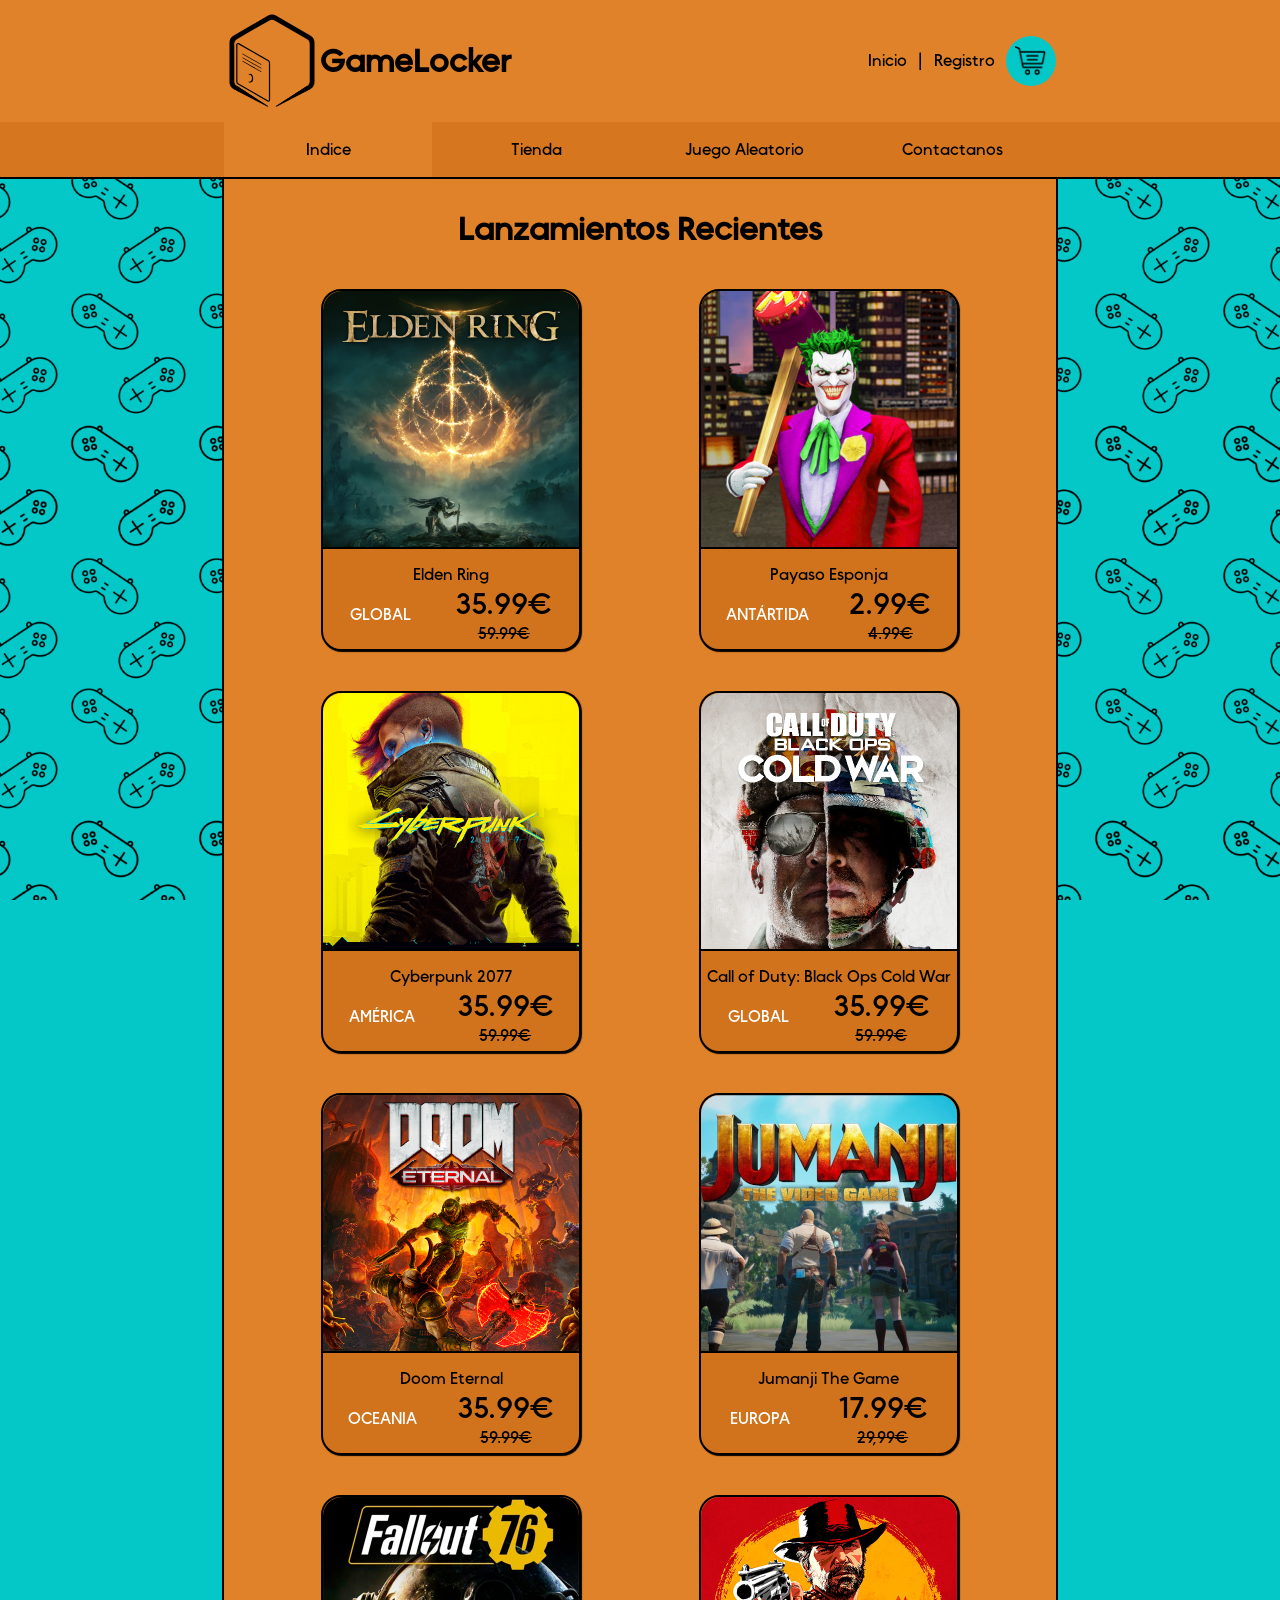
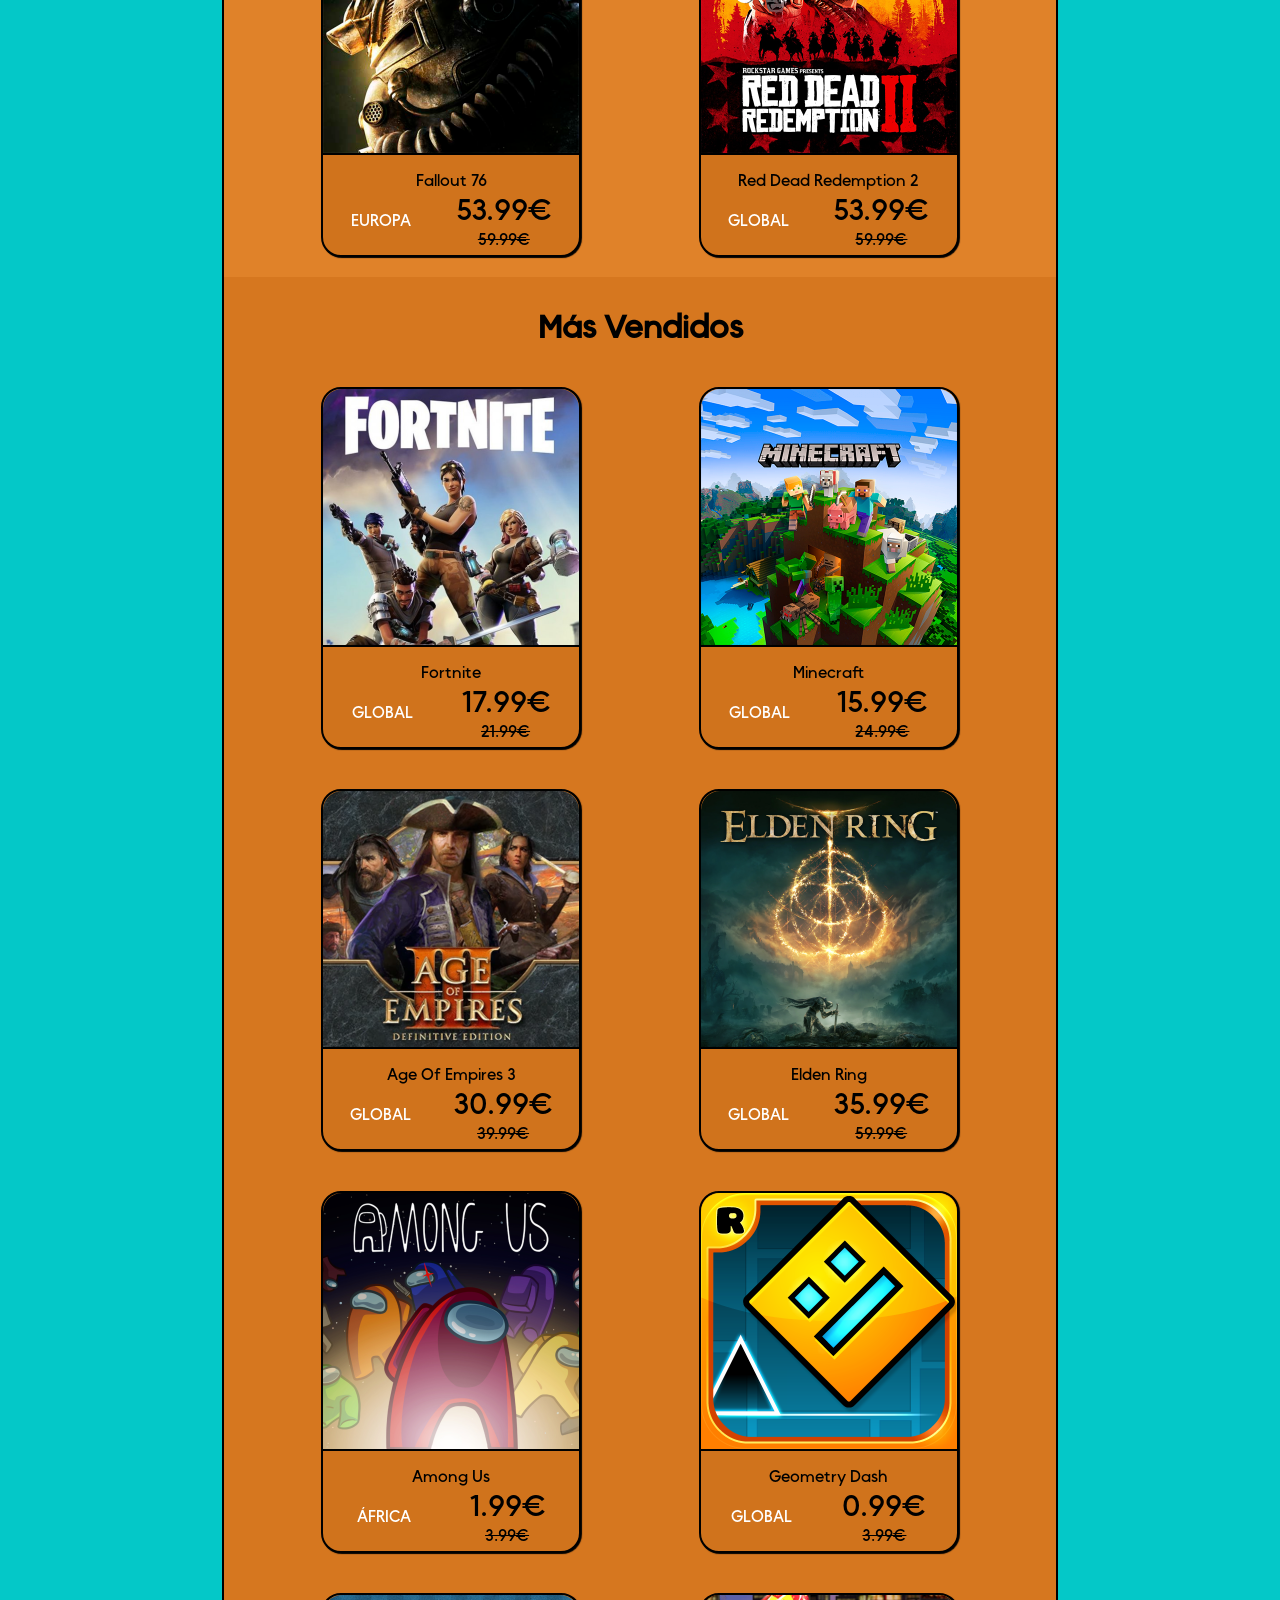
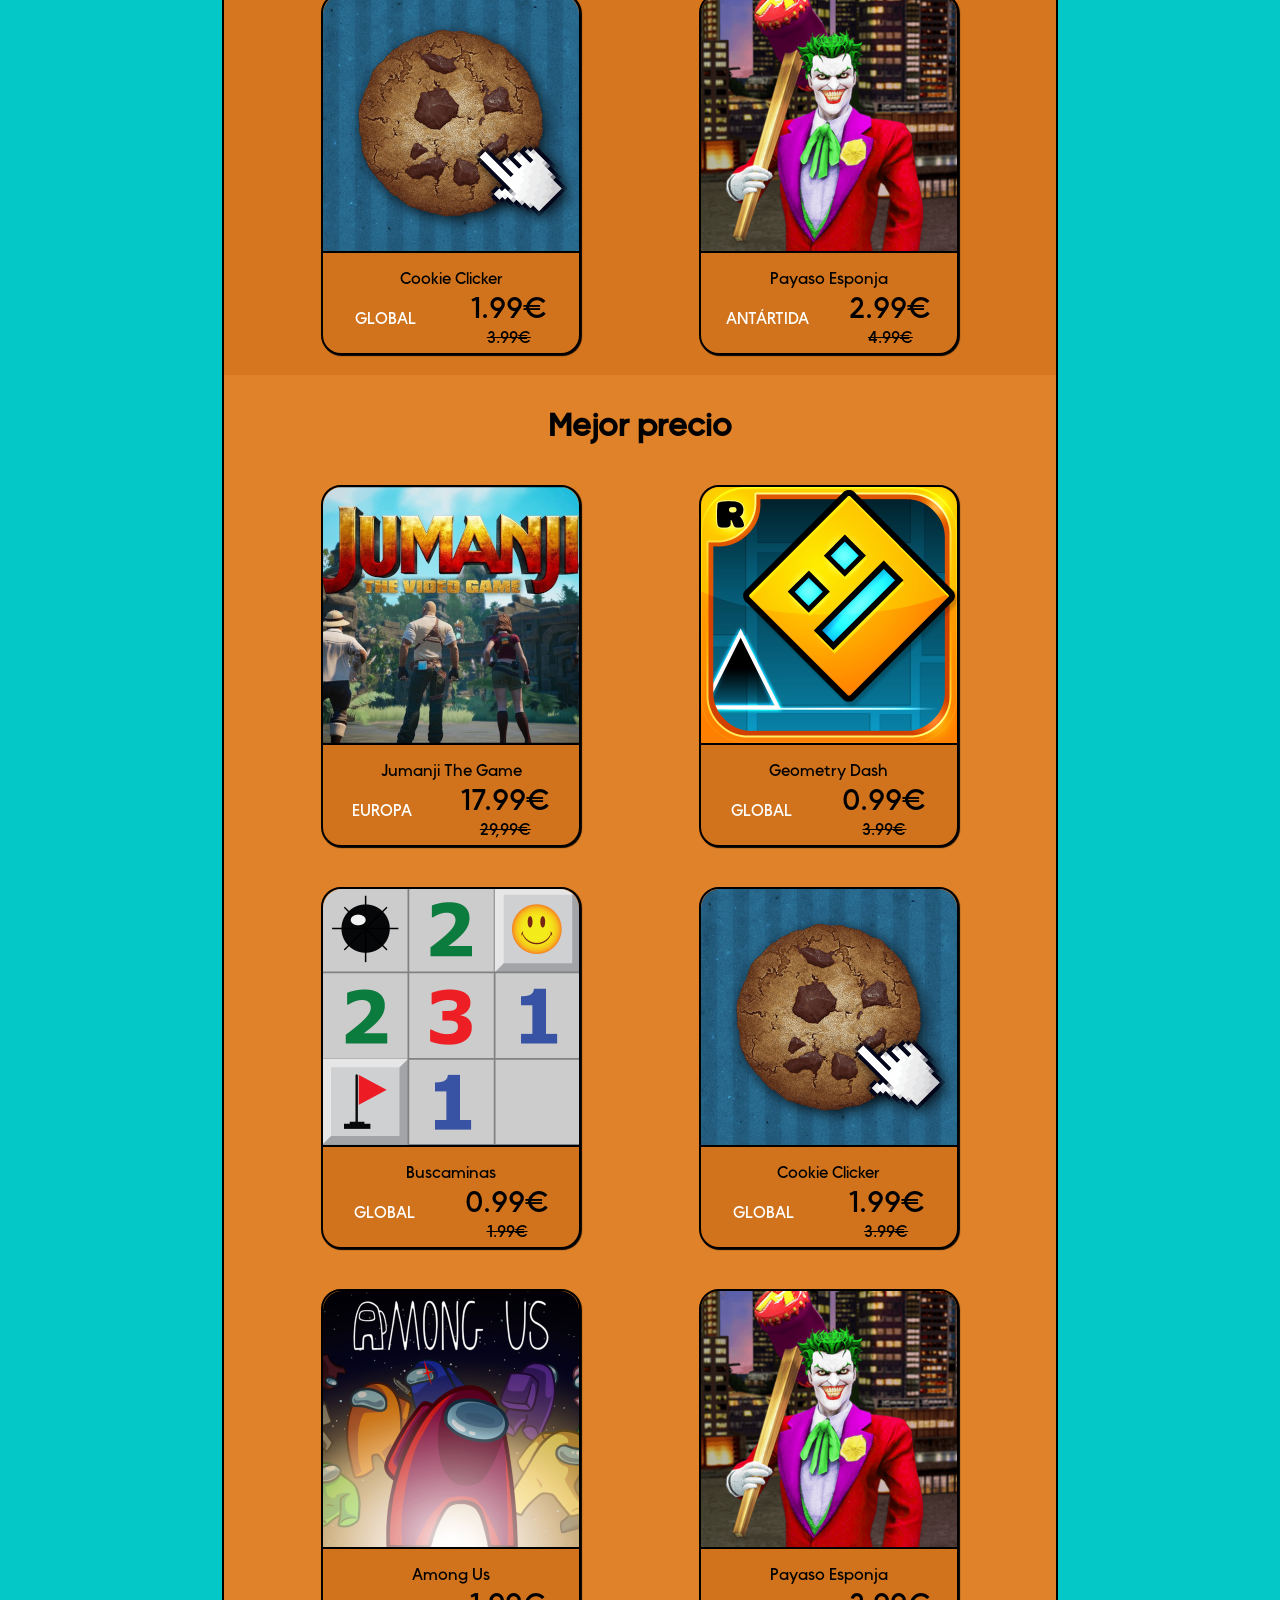
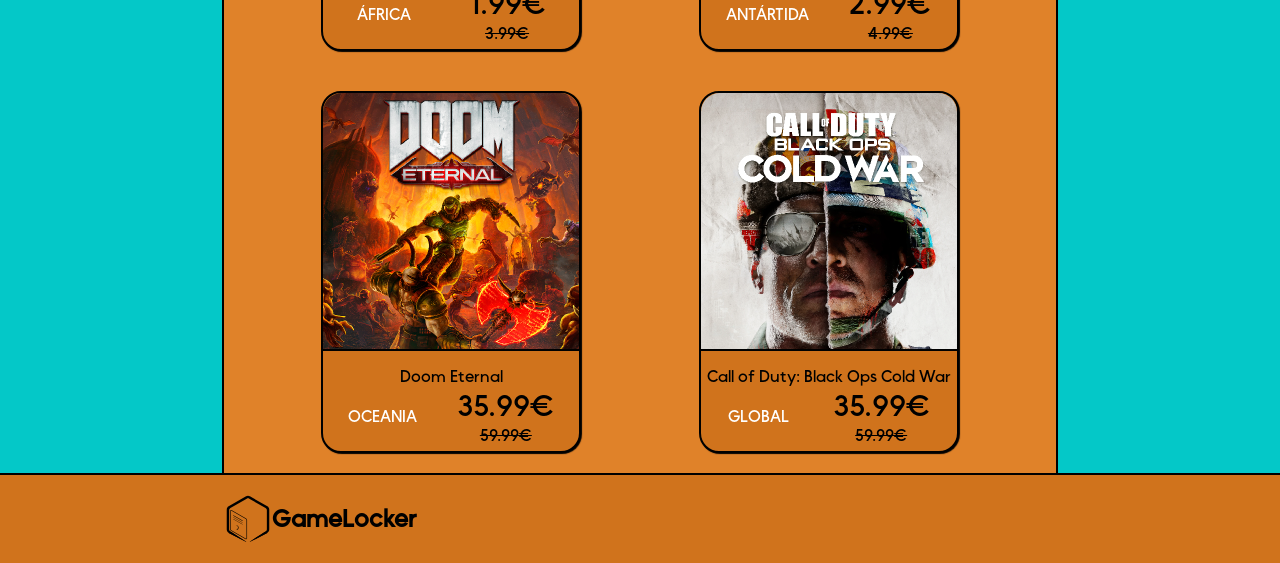
<file: index.html>
<!DOCTYPE html>
<html lang="en">

<head>
    <meta charset="UTF-8">
    <meta http-equiv="X-UA-Compatible" content="IE=edge">
    <meta name="viewport" content="width=device-width, initial-scale=1.0">
    <link rel="stylesheet" href="css/genStyles.css">
    <link rel="stylesheet" href="css/menuStyles.css">
    <link rel="stylesheet" href="css/itemStyles.css">
    <link rel="stylesheet" href="css/indexStyles.css">
    <title>GameLocker - Indice</title>
    <link rel="icon" type="image/x-icon" href="img/icon.svg">
</head>

<body>
    <header>
        <div class="menuHead">
            <a class="menuHeadLeft" href="index.html">
                <img src="img/icon.svg" style="width: 96px;">
                <h1>GameLocker</h1>
            </a>
            <div class="menuHeadRight">
                <div class="log">
                    <a href="login.html">Inicio</a>
                    <p> | </p>
                    <a href="register.html">Registro</a>
                </div>
                <div>
                    <a class="shoppingCart" href="#">
                        <img src="img/shoppingCart.png" class="shopIcon" alt="">
                    </a>
                </div>
            </div>
        </div>
        <div class="menu">
            <div class="menuCont">
                <a class="menuItem" id="currentMenu" href="index.html">
                    <p class="menuLink">Indice</p>
                </a>
                <a class="menuItem" href="store.html">
                    <p class="menuLink">Tienda</p>
                </a>
                <a class="menuItem" href="random.html">
                    <p class="menuLink">Juego Aleatorio</p>
                </a>
                <a class="menuItem" href="contact.html">
                    <p class="menuLink">Contactanos</p>
                </a>
                <a class="menuItem" id="arrowCont" href="">
                    <img src="img/menuArrow.png" class="menuArrow">
                </a>
            </div>
        </div>
    </header>
    <div class="main" id="main">
        <section>
            <h1 class="sectionHeader">Lanzamientos Recientes</h1>
            <div class="itemContainer" id="recent">

            </div>
        </section>
        <section>
            <h1 class="sectionHeader">Más Vendidos</h1>
            <div class="itemContainer" id="mostSold">
            </div>
        </section>
        <section>
            <h1 class="sectionHeader">Mejor precio</h1>
            <div class="itemContainer" id="bestPrice">
            </div>
        </section>
    </div>
    <footer>
        <div class="footerDiv">
            <a class="footerLogo" href="index.html">
                <img src="img/icon.svg" style="width: 48px;">
                <h2>GameLocker</h2>
            </a>
        </div>
    </footer>
    <script src="js/item.js"></script>
    <script src="js/populateIndex.js"></script>
    <script src="js/default.js"></script>
</body>

</html>
</file>
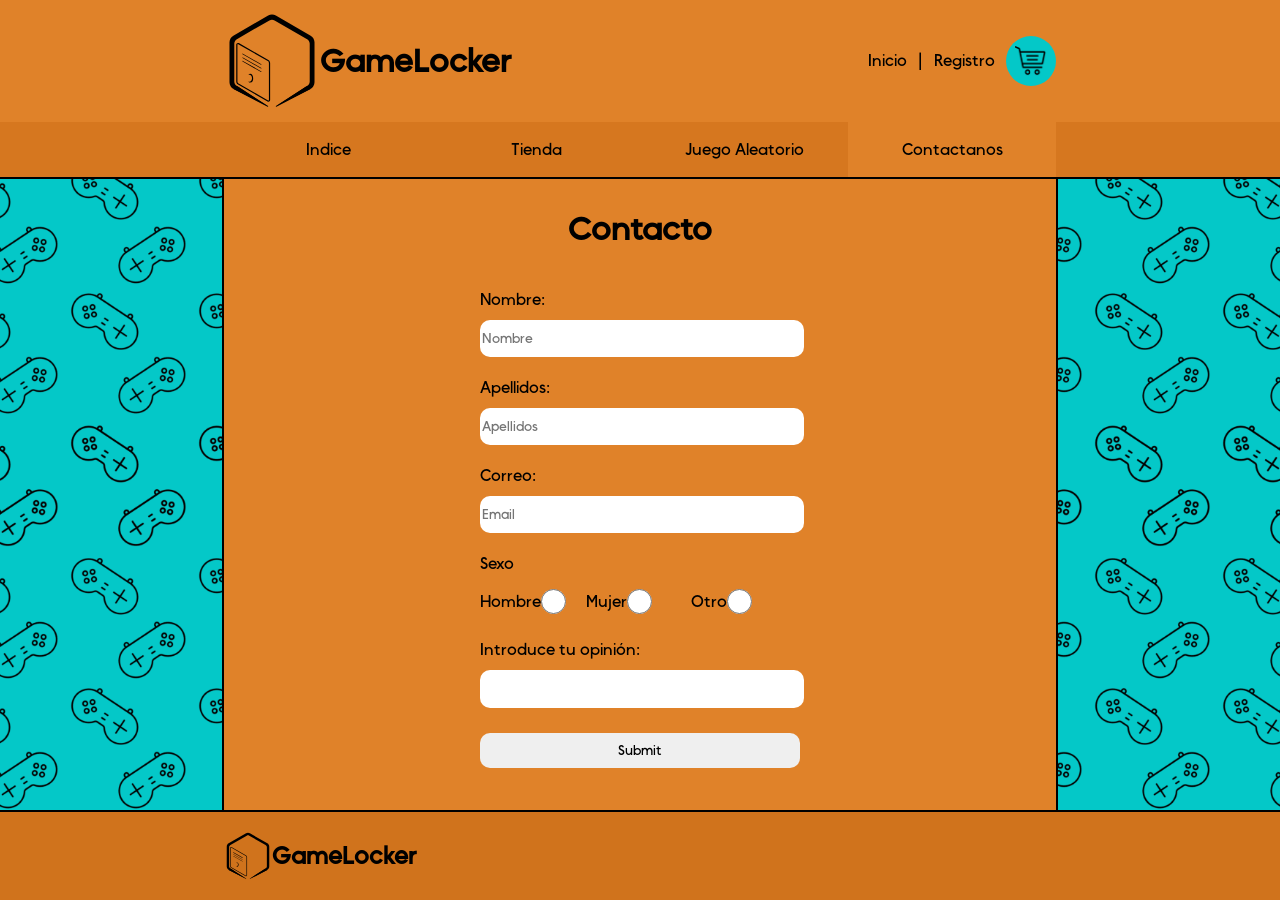
<file: contact.html>
<!DOCTYPE html>
<html lang="en">

<head>
    <meta charset="UTF-8">
    <meta http-equiv="X-UA-Compatible" content="IE=edge">
    <meta name="viewport" content="width=device-width, initial-scale=1.0">
    <link rel="stylesheet" href="css/genStyles.css">
    <link rel="stylesheet" href="css/formStyles.css">
    <link rel="stylesheet" href="css/menuStyles.css">
    <title>GameLocker - Contacto</title>
    <link rel="icon" type="image/x-icon" href="img/icon.svg">
</head>

<body>
    <header>
        <div class="menuHead">
            <a class="menuHeadLeft" href="index.html">
                <img src="img/icon.svg" style="width: 96px;">
                <h1>GameLocker</h1>
            </a>
            <div class="menuHeadRight">
                <div class="log">
                    <a href="login.html">Inicio</a>
                    <p> | </p>
                    <a href="register.html">Registro</a>
                </div>
                <div>
                    <a class="shoppingCart" href="#">
                        <img src="img/shoppingCart.png" class="shopIcon" alt="">
                    </a>
                </div>
            </div>
        </div>
        <div class="menu">
            <div class="menuCont">
                <a class="menuItem" href="index.html">
                    <p class="menuLink">Indice</p>
                </a>
                <a class="menuItem" href="store.html">
                    <p class="menuLink">Tienda</p>
                </a>
                <a class="menuItem" href="random.html">
                    <p class="menuLink">Juego Aleatorio</p>
                </a>
                <a class="menuItem" id="currentMenu" href="contact.html">
                    <p class="menuLink">Contactanos</p>
                </a>
                <a class="menuItem" id="arrowCont" href="">
                    <img src="img/menuArrow.png" class="menuArrow">
                </a>
            </div>
        </div>
    </header>
    <div class="main" id="main">
        <section>
            <div>
                <h1 class="sectionHeader">Contacto</h1>
            </div>
            <form method="">
                <fieldset>
                    <div class="formSec">
                        Nombre:
                        <div>
                            <label for="name">
                                <input type="text" placeholder="Nombre" id="name" required="">
                            </label>
                        </div>
                    </div>
                    <div class="formSec">
                        Apellidos:
                        <div>
                            <label for="surname">
                                <input type="text" placeholder="Apellidos" id="surname" required="">
                            </label>
                        </div>
                    </div>
                    <div class="formSec">
                        Correo:
                        <div>
                            <label for="mail">
                                <input type="email" placeholder="Email" id="mail" required="">
                            </label>
                        </div>
                    </div>

                    <div class="formSec">
                        Sexo
                        <div>
                            <label for="sex" class="radio">
                                <div class="radioForm">
                                    <div>Hombre</div>
                                    <input type="radio" name="sex" id="male">
                                </div>
                                <div class="radioForm">
                                    <div>Mujer</div>
                                    <input type="radio" name="sex" id="female">
                                </div>
                                <div class="radioForm">
                                    <div>Otro</div>
                                    <input type="radio" name="sex" id="other">
                                </div>

                            </label>
                        </div>
                    </div>
                    <div class="formSec">
                        Introduce tu opinión:
                        <div>
                            <label for="opn">
                                <textarea id="opn" required=""></textarea>
                            </label>
                        </div>
                    </div>
                </fieldset>
                <div class="formSec">
                    <input type="submit" class="sendButton" />
                </div>
            </form>
        </section>
    </div>
    <footer>
        <div class="footerDiv">
            <a class="footerLogo" href="index.html">
                <img src="img/icon.svg" style="width: 48px;">
                <h2>GameLocker</h2>
            </a>
        </div>
    </footer>
    <script src="js/default.js"></script>
</body>

</html>
</file>
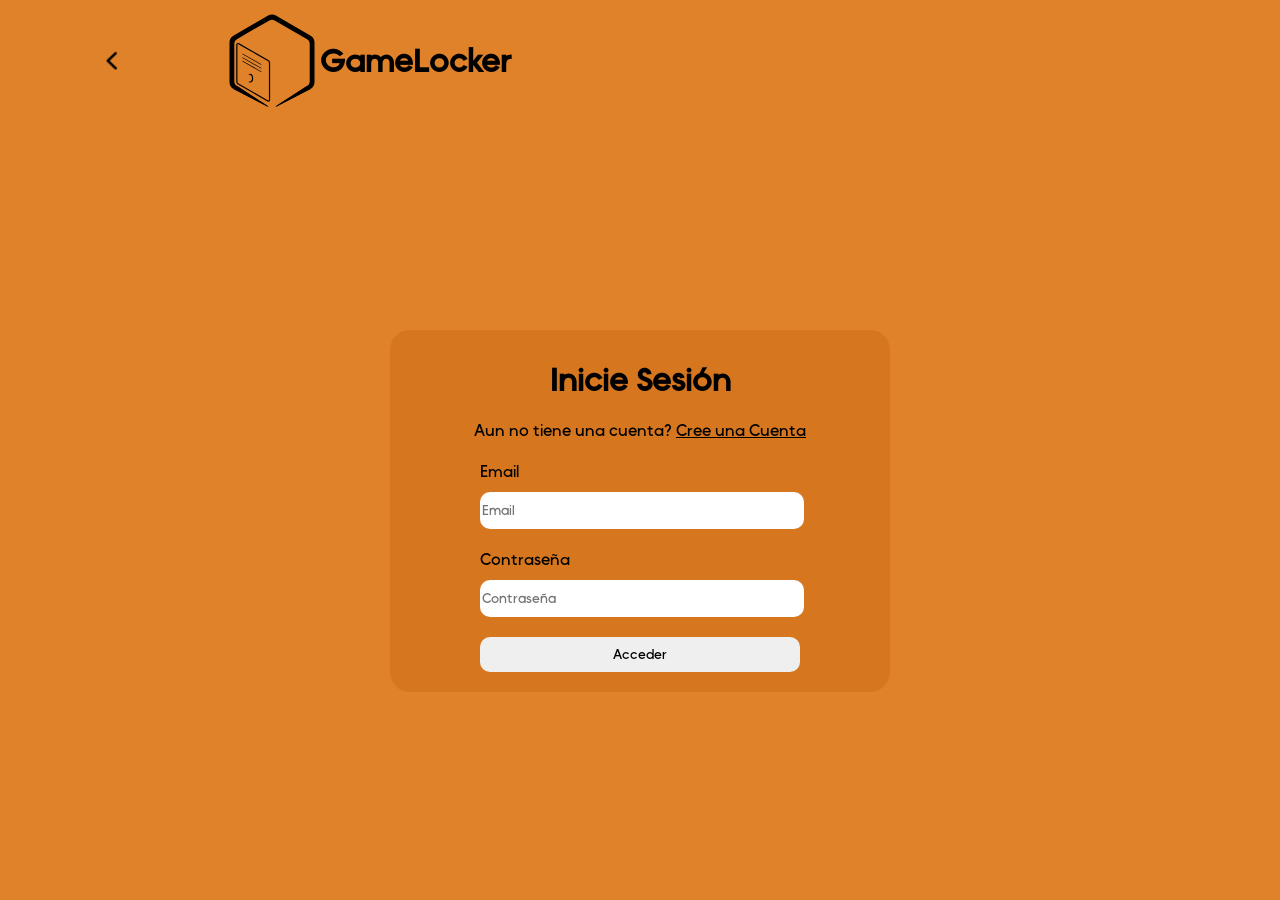
<file: login.html>
<!DOCTYPE html>
<html lang="en">

<head>
    <meta charset="UTF-8">
    <meta http-equiv="X-UA-Compatible" content="IE=edge">
    <meta name="viewport" content="width=device-width, initial-scale=1.0">
    <link rel="stylesheet" href="css/genStyles.css">
    <link rel="stylesheet" href="css/formStyles.css">
    <link rel="stylesheet" href="css/regLogStyles.css">
    <title>GameLocker - Login</title>
    <link rel="icon" type="image/x-icon" href="img/icon.svg">
</head>

<body>
    <header>
        <a href="index.html" class="arrowCont">
            <img src="img/menuArrow.png" class="menuArrow">
        </a>
        <div class="menuHead">
            <a class="menuHeadLeft" href="index.html">
                <img src="img/icon.svg" style="width: 96px;">
                <h1>GameLocker</h1>
            </a>
        </div>
    </header>
    <div class="main">
        <section>
            <h1 class="sectionHeader">Inicie Sesión</h1>
            <div>
                Aun no tiene una cuenta?
                <a href="register.html">Cree una Cuenta</a>
            </div>

            <form>
                <fieldset>
                    <div class="formSec">
                        Email
                        <div>
                            <label for="mail">
                                <input type="email" placeholder="Email" id="mail" required="">
                            </label>
                        </div>
                    </div>
                    <div class="formSec">
                        Contraseña
                        <div>
                            <label for="pass">
                                <input type="password" placeholder="Contraseña" id="password" required="">
                            </label>
                        </div>
                    </div>
                </fieldset>
                <div class="formSec">
                    <input type="submit" class="sendButton" value="Acceder" />
                </div>
            </form>
        </section>
    </div>
</body>

</html>
</file>
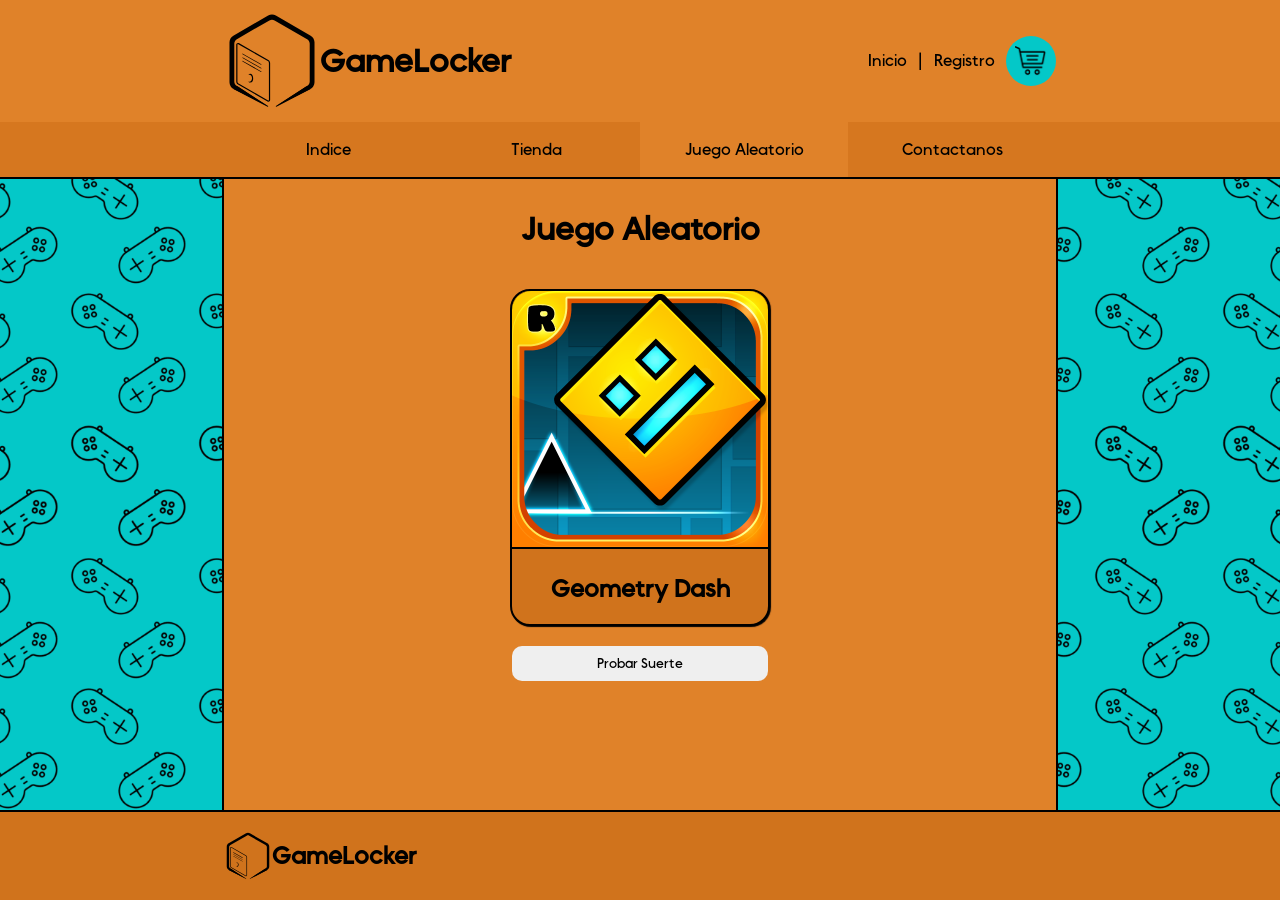
<file: random.html>
<!DOCTYPE html>
<html lang="en">

<head>
    <meta charset="UTF-8">
    <meta http-equiv="X-UA-Compatible" content="IE=edge">
    <meta name="viewport" content="width=device-width, initial-scale=1.0">
    <link rel="stylesheet" href="css/genStyles.css">
    <link rel="stylesheet" href="css/menuStyles.css">
    <link rel="stylesheet" href="css/itemStyles.css">
    <link rel="stylesheet" href="css/randomStyles.css">
    <link rel="stylesheet" href="css/formStyles.css">
    <title>GameLocker - Random</title>
    <link rel="icon" type="image/x-icon" href="img/icon.svg">
</head>

<body>
    <header>
        <div class="menuHead">
            <a class="menuHeadLeft" href="index.html">
                <img src="img/icon.svg" style="width: 96px;">
                <h1>GameLocker</h1>
            </a>
            <div class="menuHeadRight">
                <div class="log">
                    <a href="login.html">Inicio</a>
                    <p> | </p>
                    <a href="register.html">Registro</a>
                </div>
                <div>
                    <a class="shoppingCart" href="#">
                        <img src="img/shoppingCart.png" class="shopIcon" alt="">
                    </a>
                </div>
            </div>
        </div>
        <div class="menu">
            <div class="menuCont">
                <a class="menuItem" href="index.html">
                    <p class="menuLink">Indice</p>
                </a>
                <a class="menuItem" href="store.html">
                    <p class="menuLink">Tienda</p>
                </a>
                <a class="menuItem" id="currentMenu" href="random.html">
                    <p class="menuLink">Juego Aleatorio</p>
                </a>
                <a class="menuItem" href="contact.html">
                    <p class="menuLink">Contactanos</p>
                </a>
                <a class="menuItem" id="arrowCont" href="">
                    <img src="img/menuArrow.png" class="menuArrow">
                </a>
            </div>
        </div>
    </header>
    <div class="main" id="main">
        <section>
            <h1 class="sectionHeader">Juego Aleatorio</h1>
            <div id="randomCont" class="itemContainer">

            </div>
            <input type="button" class="sendButton" id="button" value="Probar Suerte">
        </section>
    </div>
    <footer>
        <div class="footerDiv">
            <a class="footerLogo" href="index.html">
                <img src="img/icon.svg" style="width: 48px;">
                <h2>GameLocker</h2>
            </a>
        </div>
    </footer>
    <div id="overlay"></div>
    <script src="js/item.js"></script>
    <script src="js/random.js"></script>
    <script src="js/default.js"></script>
</body>

</html>
</file>
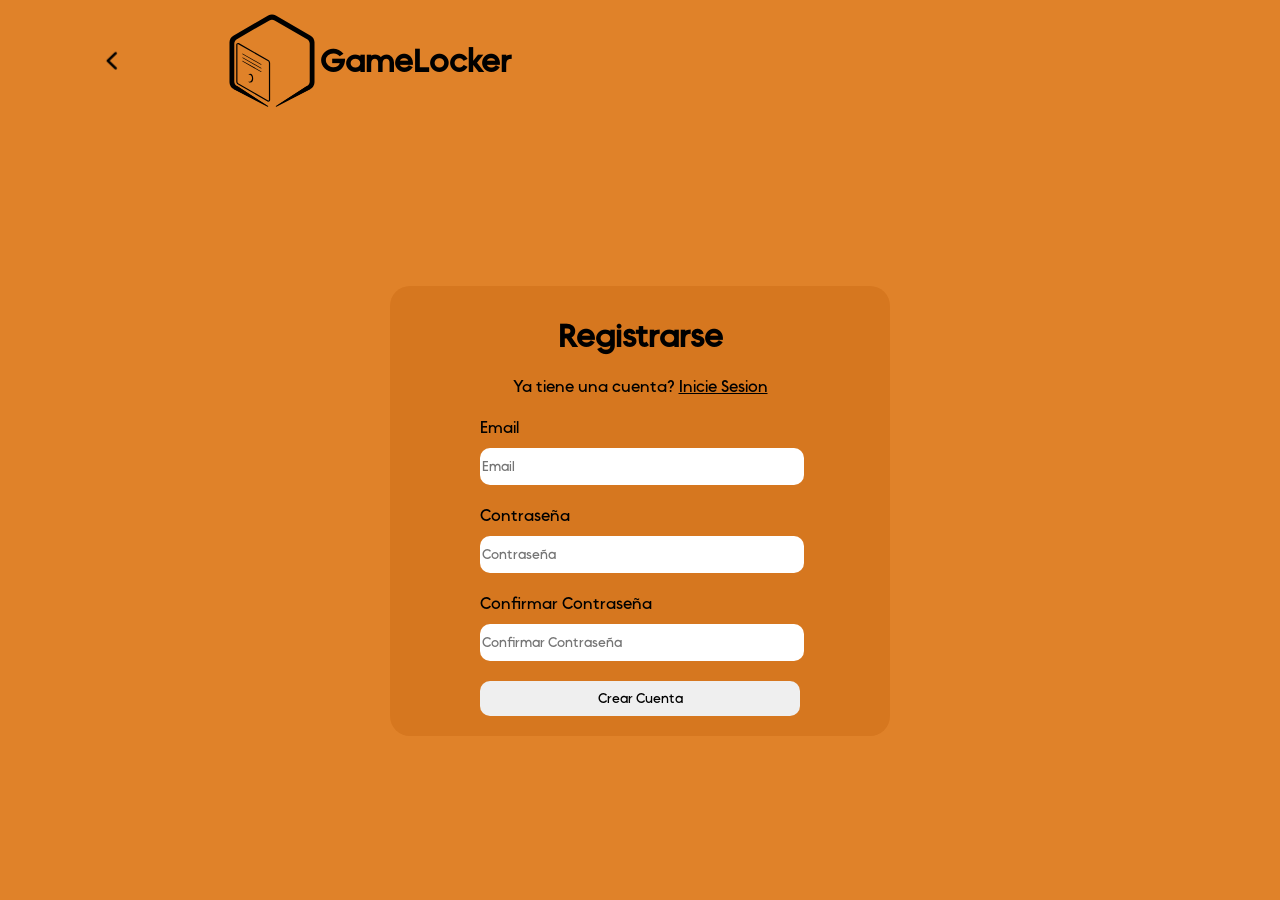
<file: register.html>
<!DOCTYPE html>
<html lang="en">

<head>
    <meta charset="UTF-8">
    <meta http-equiv="X-UA-Compatible" content="IE=edge">
    <meta name="viewport" content="width=device-width, initial-scale=1.0">
    <link rel="stylesheet" href="css/genStyles.css">
    <link rel="stylesheet" href="css/formStyles.css">
    <link rel="stylesheet" href="css/regLogStyles.css">
    <title>GameLocker - Login</title>
    <link rel="icon" type="image/x-icon" href="img/icon.svg">
</head>

<body>
    <header>
        <a href="index.html" class="arrowCont">
            <img src="img/menuArrow.png" class="menuArrow">
        </a>
        <div class="menuHead">
            <a class="menuHeadLeft" href="index.html">
                <img src="img/icon.svg" style="width: 96px;">
                <h1>GameLocker</h1>
            </a>
        </div>
    </header>
    <div class="main">
        <section>
            <h1 class="sectionHeader">Registrarse</h1>
            <div>
                Ya tiene una cuenta?
                <a href="login.html">Inicie Sesion</a>
            </div>
            <form>
                <fieldset>
                    <div class="formSec">
                        Email
                        <div>
                            <label for="mail">
                                <input type="email" placeholder="Email" id="mail" required="">
                            </label>
                        </div>
                    </div>
                    <div class="formSec">
                        Contraseña
                        <div>
                            <label for="pass">
                                <input type="password" placeholder="Contraseña" id="password" required="">
                            </label>
                        </div>
                    </div>
                    <div class="formSec">
                        Confirmar Contraseña
                        <div>
                            <label for="pass">
                                <input type="password" placeholder="Confirmar Contraseña" id="passwordCopy" required="">
                            </label>
                        </div>
                    </div>
                </fieldset>
                <div class="formSec">
                    <input type="submit" class="sendButton" value="Crear Cuenta" />
                </div>
            </form>
        </section>
    </div>
</body>

</html>
</file>
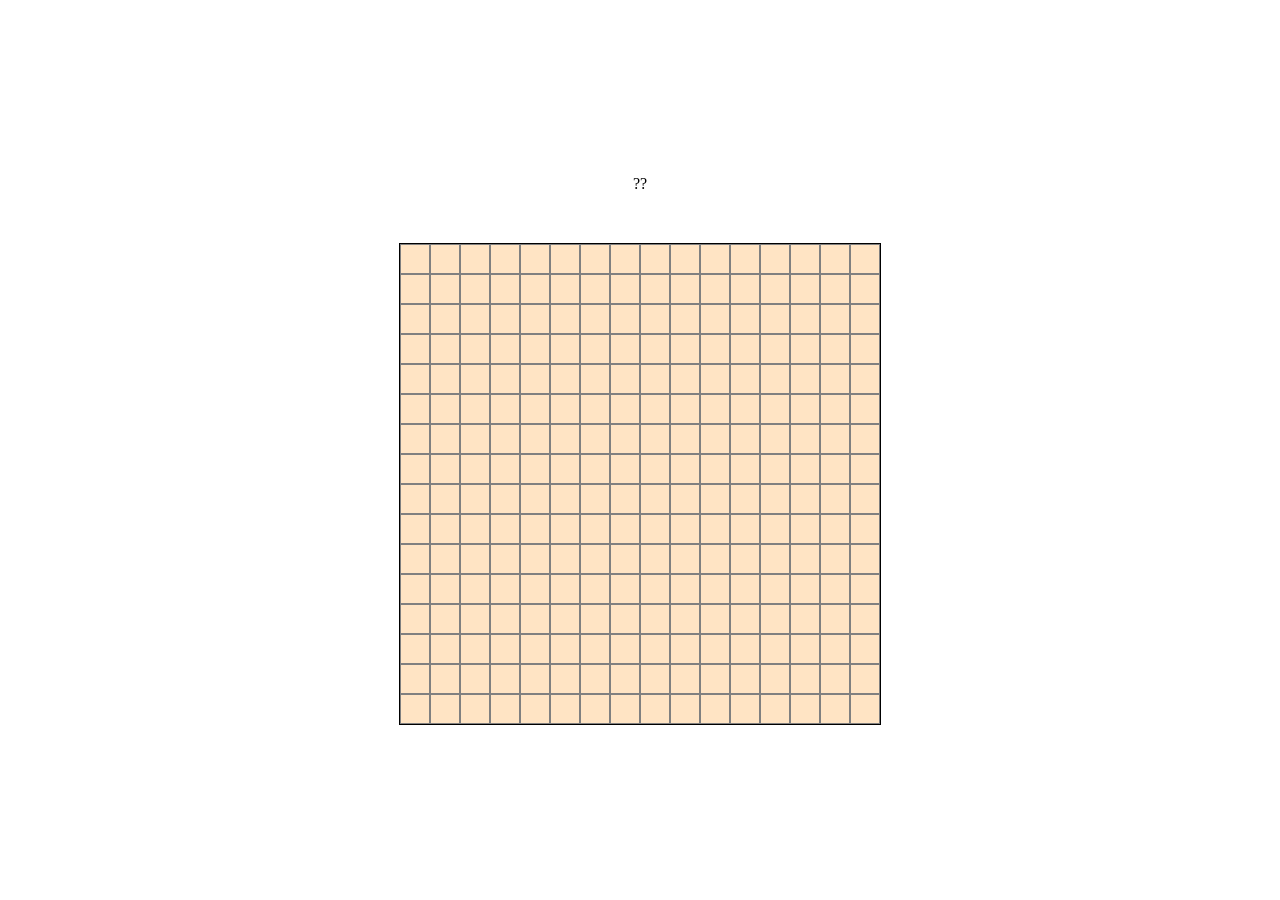
<file: secret.html>
<!DOCTYPE html>
<html lang="en">

<head>
    <meta charset="UTF-8">
    <meta http-equiv="X-UA-Compatible" content="IE=edge">
    <meta name="viewport" content="width=device-width, initial-scale=1.0">
    <title>Buscaminas</title>
    <style>
        .button {
            width: 30px;
            height: 30px;
            border-radius: 0;
            border: 0.1px solid gray;
            font-size: 1.2em;
            font-weight: bolder;
        }

        .button:hover {
            background-color: antiquewhite;
        }

        body {
            margin: 0;
            display: flex;
            flex-direction: column;
            align-items: center;
            justify-content: center;
            width: 100vw;
            height: 100vh;
        }

        #info {
            margin-bottom: 50px;
        }

        #mineField {
            border: 0.5px solid black;
            background-repeat: no-repeat;
            background-size: cover;
        }
    </style>
</head>

<body>
    <div id="info">test</div>
    <div id="mineField"></div>
    <script>
        window.addEventListener('contextmenu', (event) => {
            event.preventDefault()
        });
        window.addEventListener("auxclick", (event) => {
            event.preventDefault();
        });

        const mineField = document.getElementById("mineField");
        const info = document.getElementById("info");

        var first = 0;

        class V2 {
            x;
            y;
            constructor(x, y) {
                this.x = x;
                this.y = y;
            }
        }
        class Mine {
            test;
            x;
            y;
            value;
            item;
            isMine;
            isFlagged;

            constructor(x, y) {
                this.x = x;
                this.y = y;
                this.isMine = false;
                this.isFlagged = false;
                this.isHidden = true;
                this.value = 0;
                this.test = 0;
            }

            setButton() {
                this.item = "";
                this.item = document.createElement("button");
                this.item.classList.add("button");

                if (!this.isHidden) {
                    if (this.isMine) {
                        this.item.innerHTML = "*";
                        this.item.style.color = "red";

                    } else {
                        if (this.value > 0) {
                            this.item.innerHTML = this.value;
                        } else {
                            this.item.innerHTML = ".";
                            this.item.style.color = "rgba(1,1,1,0)";
                        }

                        switch (this.value) {
                            case 1:
                                this.item.style.color = "blue";
                                break;
                            case 2:
                                this.item.style.color = "green";
                                break;
                            case 3:
                                this.item.style.color = "red";
                                break;
                            case 4:
                                this.item.style.color = "purple";
                                break;
                            case 5:
                                this.item.style.color = "black";
                                break;
                            case 6:
                                this.item.style.color = "gray";
                                break;
                            case 7:
                                this.item.style.color = "maroon";
                                break;
                            case 8:
                                this.item.style.color = "turquoise";
                                break;
                        }

                        this.item.style.backgroundColor = "rgba(1,1,1,0)";
                        this.item.style.border = "1px solid rgba(1,1,1,0)";
                    }
                } else {
                    if (this.isFlagged) {
                        this.item.innerHTML = "P";
                    } else {
                        this.item.innerHTML = ".";
                        this.item.style.color = "bisque";
                        this.item.style.backgroundColor = "bisque";
                    }
                }

                this.item.id = this.x + "." + this.y;

                this.item = mineField.appendChild(this.item);
            }
        }

        var width = 16;
        var height = 16;
        var mineAmount = 40;

        var flagAmount = 0;

        var mines = [];

        init();
        info.innerHTML = "??";

        function init() {
            for (let y = 0; y < height; y++) {
                let arr = [];
                for (let x = 0; x < width; x++) {
                    arr[x] = new Mine(x, y);
                }
                mines[y] = arr;
                mineField.innerHTML += "<br>";
            }
            update();
        }

        function setMines(xI, yI) {

            if (mineAmount >= (width * height)) {
                mineAmount = (width * height) - getNeightbours(xI, yI).length - 1;
            }
            flagAmount = mineAmount;

            let amount = mineAmount;


            let freeSpaces = [];

            for (let y = 0; y < height; y++) {
                let arr = [];
                for (let x = 0; x < width; x++) {
                    freeSpaces.push(new V2(x, y));
                }
            }

            getNeightbours(xI, yI).forEach(element => {
                remove(freeSpaces, new V2(element.x, element.y));
            });

            remove(freeSpaces, new V2(xI, yI));

            while (amount > 0) {
                let r = Math.round(Math.random() * (freeSpaces.length - 1));

                let val = freeSpaces[r];

                let x = val.x;
                let y = val.y;

                let temp = mines[y][x];

                mines[y][x].test++;

                if (x != xI || y != yI) {
                    temp.isMine = true;
                    temp.value = -1;
                    amount--;
                    getNeightbours(x, y).forEach(item => {
                        if (!item.isMine) {
                            item.value++;
                        }
                    });
                    remove(freeSpaces, new V2(x, y));
                }
            }


        }

        function update() {
            mineField.innerHTML = "";
            for (let y = 0; y < height; y++) {
                for (let x = 0; x < width; x++) {
                    mines[y][x].setButton();
                }
                mineField.innerHTML += "<br>";
            }

            let temp = document.getElementsByTagName("button");

            for (let i = 0; i < temp.length; i++) {
                temp[i].addEventListener('mouseup', function (e) {
                    e.preventDefault();
                    let coords = temp[i].id.split(".");

                    let vect = new V2(parseInt(coords[0]), parseInt(coords[1]));

                    if (e && (e.which == 1)) {
                        openMine(vect.x, vect.y);
                    }
                    if (e && (e.which == 3)) {
                        flagMine(vect.x, vect.y);
                    }
                    if (e && (e.which == 2)) {
                        //discover(vect.x, vect.y);
                    }
                }, true);
            }
        }


        function getNeightbours(x, y) {
            let arr = [];

            for (let i = y - 1; i <= y + 1; i++) {
                for (let j = x - 1; j <= x + 1; j++) {
                    if (i >= 0 && i < mines.length && j >= 0 && j < mines[i].length && (j != x || i != y)) {
                        arr.push(mines[i][j]);
                    }
                }
            }
            return arr;
        }

        function openMine(x, y, skip) {

            if (first == 0) {
                first++;
                setMines(x, y);
            }

            if ((!mines[y][x].isHidden && skip) || mines[y][x].isFlagged) {
                return;
            }

            if (!mines[y][x].isHidden) {
                discover(x, y);
                return;
            }

            mines[y][x].isHidden = false;

            if (mines[y][x].isMine) {
                mineField.innerHTML = ""
                mineField.innerHTML = "<h1>CAGASTE</h1>"
                mineField.style.backgroundImage = "";
                mineField.style.fontSize = "10em";
                return;
            }

            if (mines[y][x].value == 0) {
                getNeightbours(x, y).forEach(element => {
                    openMine(element.x, element.y, true);
                });
            }

            leftMines();

            if (!skip) {
                update();
            }
        }

        function discover(x, y) {

            if (!mines[y][x].isHidden) {
                let flags = 0;
                getNeightbours(x, y).forEach(element => {
                    if (element.isFlagged) {
                        flags++;
                    }
                });

                if (flags >= mines[y][x].value) {
                    getNeightbours(x, y).forEach(element => {
                        openMine(element.x, element.y, true);
                    });
                }
                update();
            }
        }

        function remove(arr, val) {

            let index = -1;

            for (let i = 0; i < arr.length; i++) {
                if (arr[i].x == val.x && arr[i].y == val.y) {
                    index = i;
                }
            }

            if (index > -1) {
                arr.splice(index, 1);
            }
        }

        function checkWin() {
            if (flagAmount > 0) {
                return;
            }

            let win = true;

            for (let y = 0; y < height; y++) {
                for (let x = 0; x < width; x++) {
                    if (mines[y][x].isMine && !mines[y][x].isFlagged) {
                        win = false;
                    }
                }
            }

            if (win) {
                mineField.innerHTML = "<h1>BAMOS</h1>"
                mineField.style.backgroundImage = "";
                mineField.style.fontSize = "10em";
                return;
            }
        }

        function leftMines() {
            info.innerHTML = flagAmount;
        }

        function flagMine(x, y) {
            if (flagAmount > 0) {
                if (!mines[y][x].isHidden) {
                    return;
                }
                mines[y][x].isFlagged = !mines[y][x].isFlagged;
                update();

                if (mines[y][x].isFlagged) {
                    flagAmount--;
                } else {
                    flagAmount++;
                }
                leftMines();
                checkWin();
            }
        }
    </script>
</body>

</html>
</file>
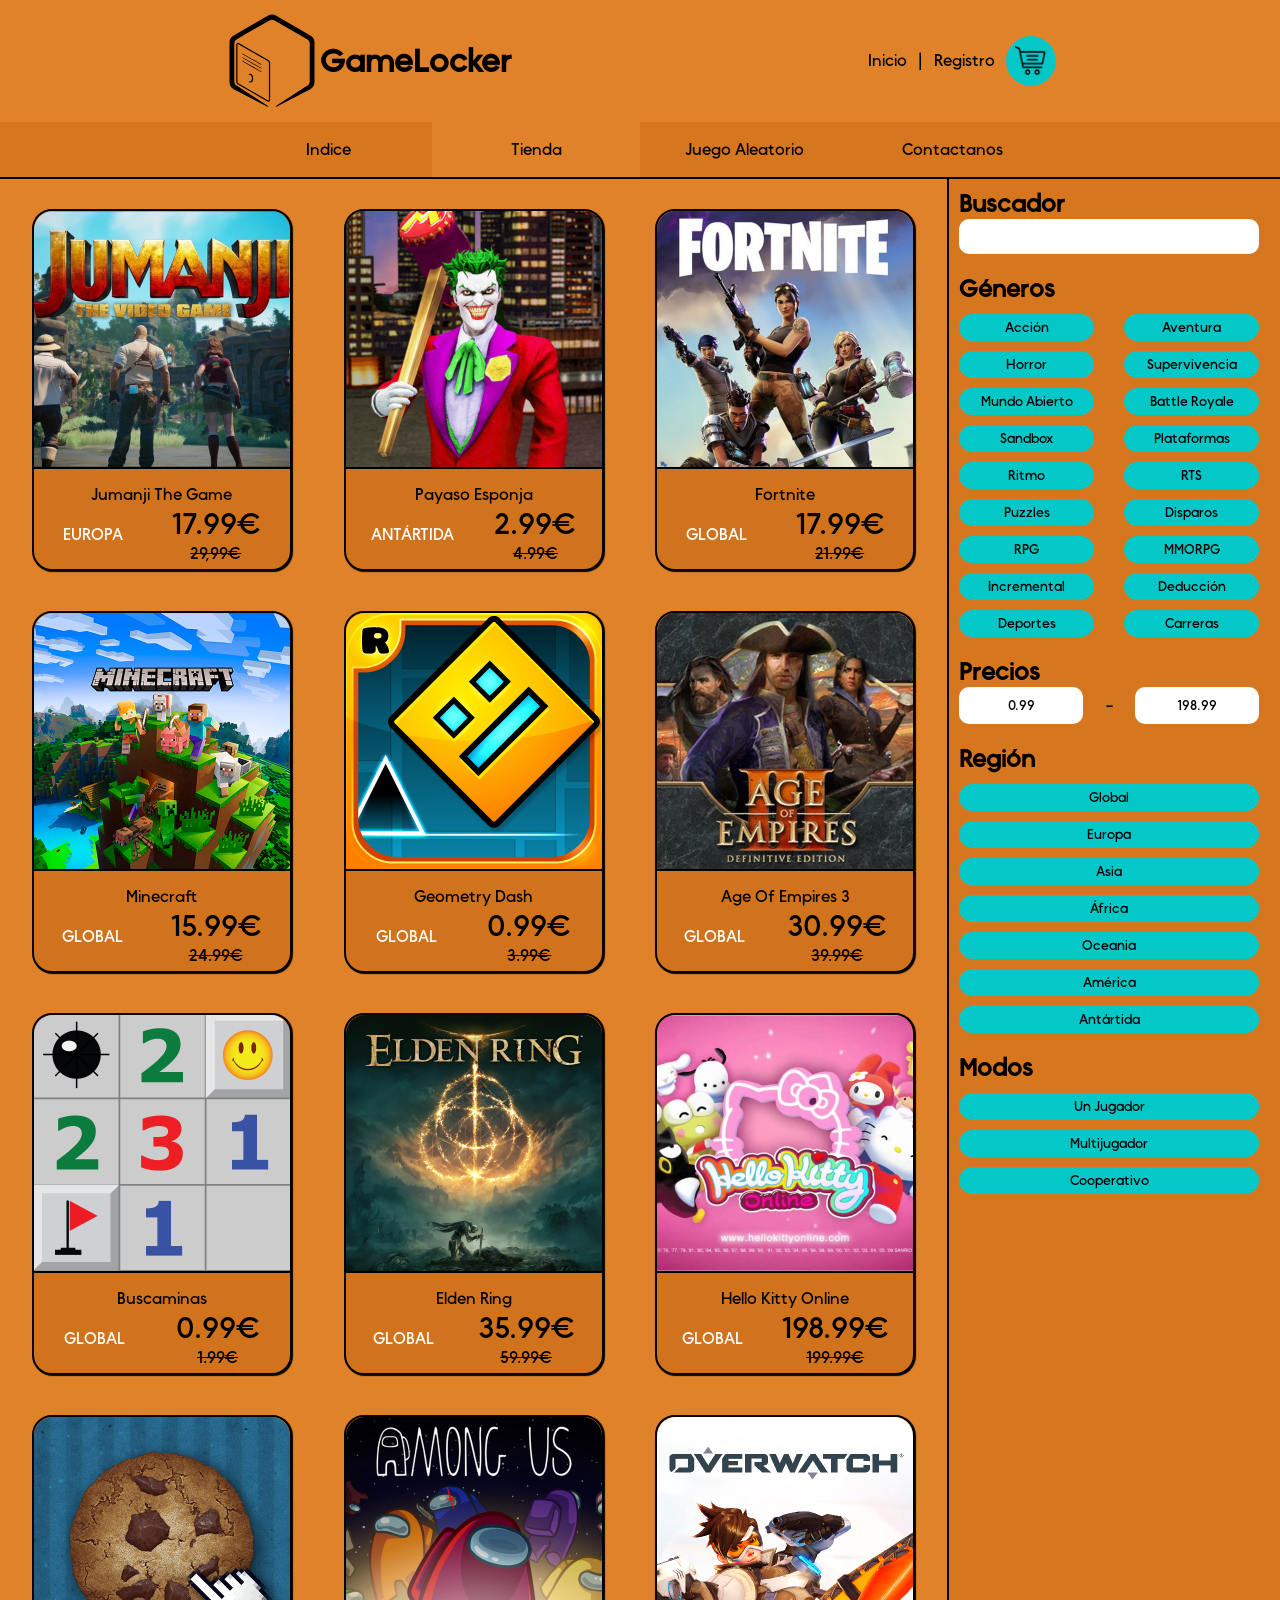
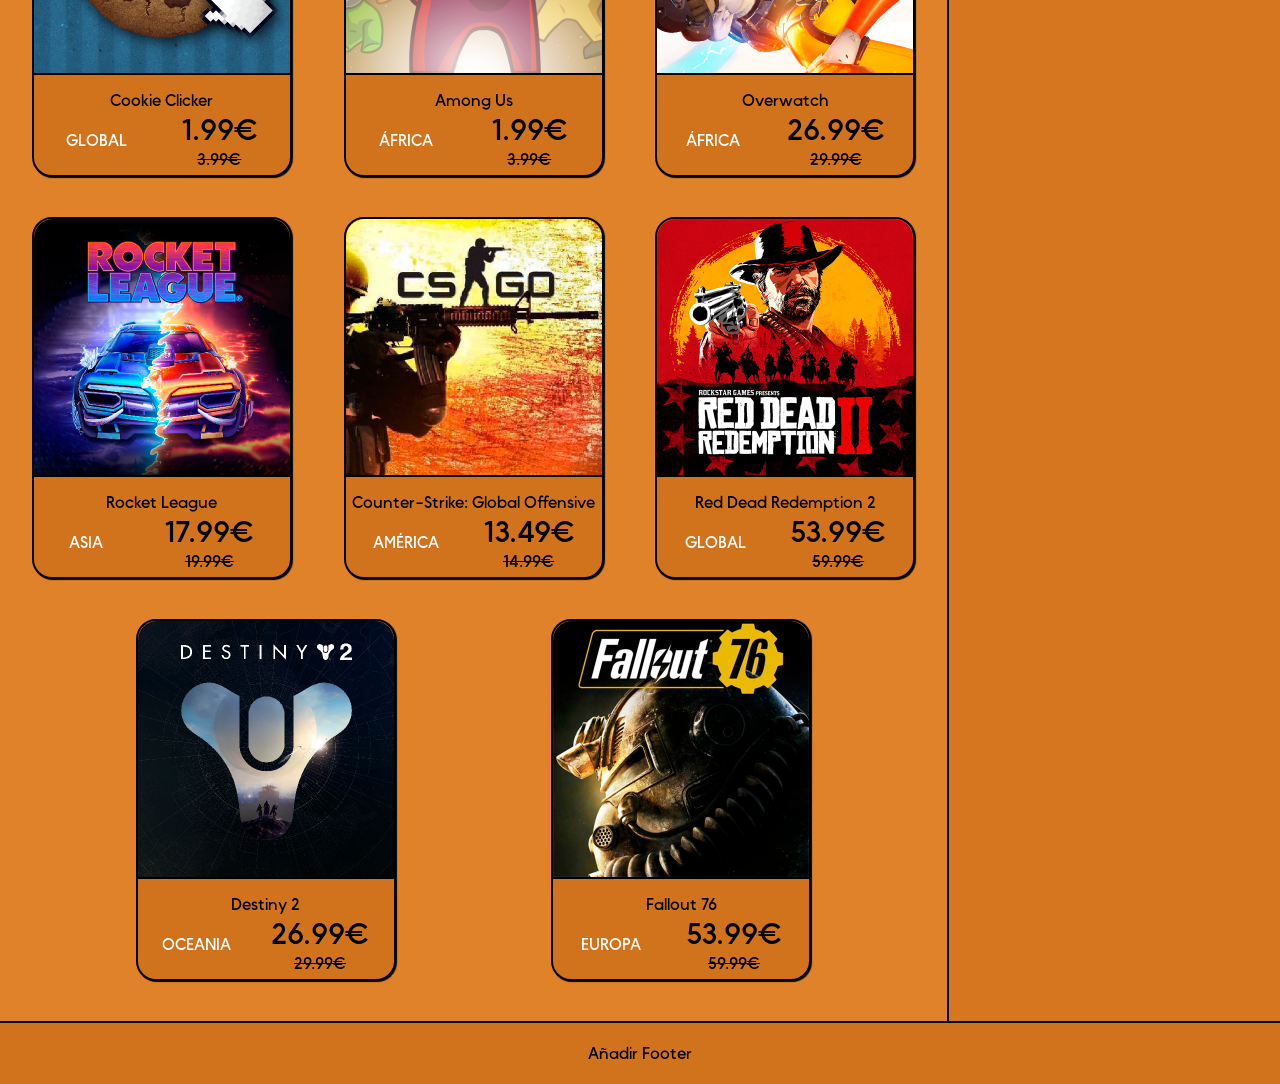
<file: store.html>
<!DOCTYPE html>
<html lang="en">

<head>
    <meta charset="UTF-8">
    <meta http-equiv="X-UA-Compatible" content="IE=edge">
    <meta name="viewport" content="width=device-width, initial-scale=1.0">
    <link rel="stylesheet" href="css/genStyles.css">
    <link rel="stylesheet" href="css/menuStyles.css">
    <link rel="stylesheet" href="css/itemStyles.css">
    <link rel="stylesheet" href="css/formStyles.css">
    <link rel="stylesheet" href="css/storeStyles.css">
    <title>GameLocker - Tienda</title>
    <link rel="icon" type="image/x-icon" href="img/icon.svg">
</head>

<body>
    <header>
        <div class="menuHead">
            <a class="menuHeadLeft" href="index.html">
                <img src="img/icon.svg" style="width: 96px;">
                <h1>GameLocker</h1>
            </a>
            <div class="menuHeadRight">
                <div class="log">
                    <a href="login.html">Inicio</a>
                    <p> | </p>
                    <a href="register.html">Registro</a>
                </div>
                <div>
                    <a class="shoppingCart" href="#">
                        <img src="img/shoppingCart.png" class="shopIcon" alt="">
                    </a>
                </div>
            </div>
        </div>
        <div class="menu">
            <div class="menuCont">
                <a class="menuItem" href="index.html">
                    <p class="menuLink">Indice</p>
                </a>
                <a class="menuItem" id="currentMenu" href="store.html">
                    <p class="menuLink">Tienda</p>
                </a>
                <a class="menuItem" href="random.html">
                    <p class="menuLink">Juego Aleatorio</p>
                </a>
                <a class="menuItem" href="contact.html">
                    <p class="menuLink">Contactanos</p>
                </a>
                <a class="menuItem" id="arrowCont" href="">
                    <img src="img/menuArrow.png" class="menuArrow">
                </a>
            </div>
        </div>
    </header>
    <div class="main">
        <section>
            <div class="itemContainer" id="storeContainer">

            </div>
        </section>
        <aside>
            <div class="asideItem">
                <h2>Buscador</h2>
                <input type="search" id="browser" onkeyup="reloadGames()">
            </div>
            <div class="asideItem">
                <h2>Géneros</h2>
                <div id="genres"></div>
            </div>
            <div class="asideItem" id="price">
                <h2>Precios</h2>
                <div style="display: flex; flex-wrap:wrap; justify-content: space-between; align-items: center;">
                    <input type="number" id="minPrice" min="0" onkeyup="reloadGames()">
                    <p>-</p>
                    <input type="number" id="maxPrice" min="0" onkeyup="reloadGames()">
                </div>
            </div>
            <div class="asideItem" id="region">
                <h2>Región</h2>
            </div>
            <div class="asideItem" id="modes">
                <h2>Modos</h2>
            </div>

        </aside>
    </div>
    <footer>Añadir Footer</footer>
    <script src="js/item.js"></script>
    <script src="js/populateStore.js"></script>
    <script src="js/default.js"></script>
</body>

</html>
</file>
<file: css/genStyles.css>
:root {
    --mainWidth: 65vw;
    --brightOrange: #E08229;
    --darkOrange: #D6771F;
    --darkerOrange: #D0731C;
    --lightAccentColor: #04B4B4;
    --accentColor: #04C8C8;
}

/*GENERAL*/
* {
    margin: 0px;
    font-family: Okine;
    transition: ease;
    transition-duration: 100ms;
}

body {
    display: grid;
    grid-template-rows: min-content auto min-content;
    height: 100vh;
}

a {
    text-decoration: none;
    color: black;
}

a:hover {
    text-decoration: none;
    color: rgb(43, 43, 43);
}

@font-face {
    font-family: Okine;
    src: url(../fonts/OkineSans.otf);
}

/*HEADER*/

header {
    display: flex;
    flex-direction: column;
    align-items: center;
    background-color: var(--brightOrange);
}


/*MENU HEAD*/

.menuHead {
    display: flex;
    flex-direction: row;
    justify-content: space-between;
    align-items: center;
    background-color: var(--brightOrange);
    padding-top: 1%;
    padding-bottom: 1%;
    width: var(--mainWidth);
}

.menuHeadLeft {
    display: flex;
    align-items: center;
    justify-content: space-between;
}

.menuHeadRight {
    display: flex;
    align-items: center;
    justify-content: space-between;
    width: 200px;
}

.log {
    display: flex;
    width: 100%;
    justify-content: space-evenly;
}

.log a:hover {
    transform: scale(1.1);
}

.shoppingCart {
    background-color: var(--accentColor);
    border: 0px;
    cursor: pointer;
    color: #ffffff;
    font-size: 15px;
    font-weight: bold;
    text-decoration: none;
    border-radius: 50%;
    width: 50px;
    height: 50px;
    display: flex;
    justify-content: center;
    align-items: center;
}

.shoppingCart:hover {
    background-color: var(--lightAccentColor);
    transform: scale(1.1);
    transition: ease;
    transition-duration: 200ms;
}

.shopIcon {
    width: var(--mainWidth);
    background-color: transparent;
    width: 65%;
}

/*MAIN*/

.main {
    display: flex;
    flex-direction: column;
    align-items: center;
    background-image: url(../img/bg.png);
    background-size: 10%;
    background-position: center 0px;
    background-attachment: fixed;
    background-color: var(--accentColor);

    transition: linear;
    transition-duration: 3600000ms;
}

/*SECTIONMAIN*/

section {
    padding-top: 10px;
    width: var(--mainWidth);
    min-width: 260px;
    border-left: 2px solid black;
    border-right: 2px solid black;
    background-color: var(--brightOrange);
}

.sectionHeader {
    padding: 20px;
    font-size: 2rem;
    text-align: center;
}



/*FOOTER*/

footer {
    background-color: var(--darkerOrange);
    display: flex;
    justify-content: center;
    padding: 20px;
    border-top: 2px solid black;
}

.footerDiv {
    width: var(--mainWidth);
}

.footerLogo {
    display: flex;
    align-items: center;
}
</file>
<file: css/menuStyles.css>
/*MENU*/

.menu {
    background-color: var(--darkOrange);
    align-items: center;
    border-bottom: 2px solid black;
    width: 100%;
    display: flex;
    justify-content: center;
}

.menuCont {
    display: flex;
    flex-direction: row;
    justify-content: center;
    width: var(--mainWidth);
}

.menuItem {
    width: 25%;
    text-align: center;
    min-height: 55px;
    display: flex;
    align-items: center;
    justify-content: center;
    min-width: 100px;
}

.menuItem:hover {
    background-color: var(--brightOrange);
}

.menuItem:hover p {
    transform: scale(1.1);
}

#currentMenu {
    background-color: var(--brightOrange);
}

.menuLink {
    width: 100%;
    display: block;
    padding-top: 4%;
    padding-bottom: 4%;
}

.menuArrow {
    width: 20px;
    display: none;
}

#arrowCont {
    display: none;
}

/*Media*/

@media (max-width: 780px) {

    .menuHead {
        flex-direction: column;
    }

    .menuCont {
        flex-direction: column;
        width: 100%;
    }

    .menu:hover .menuItem {
        display: flex;
    }

    .menu:hover #arrowCont {
        display: none;
    }

    .menu:focus-within .menuItem {
        display: flex;
    }

    .menu:focus-within #arrowCont {
        display: none;
    }

    .menuItem {
        display: none;
        width: 100%;
    }

    #currentMenu {
        display: flex;
    }

    #arrowCont {
        display: flex;
    }

    .menuArrow {
        width: 30px;
        display: block;
    }
}
</file>
<file: css/itemStyles.css>
/*ITEM*/

.itemContainer {
    display: flex;
    justify-content: space-evenly;
    flex-wrap: wrap;
}

.defaultItem {
    background-color: var(--darkerOrange);
    margin: 20px;
    border-radius: 20px;
    max-width: 256px;
    cursor: pointer;
    border: 2px black solid;
    box-shadow: 1px 1px 1px black;
    transition-duration: 250ms;
}

.defaultItem:hover {
    background-color: var(--accentColor);
    box-shadow: 5px 5px 1px black;
    transform: scale(1.03);
}

.defaultItem:hover .itemImage {
    filter: brightness(85%);
}

.itemImage {
    border-radius: 19px;
    border-bottom-left-radius: 0%;
    border-bottom-right-radius: 0%;
    border-bottom: 2px solid black;
    width: 100%;
    background-color: black;
}

.itemInfo {
    margin: 5px;
    margin-top: 10px;
    display: flex;
    align-items: center;
    flex-direction: column;
    height: fit-content;
}

.itemTitle {
    font-size: 20px;
}

.itemText {
    display: flex;
    flex-direction: row;
    height: 100%;
    justify-content: space-around;
    align-items: center;
    width: 100%;
}

.itemPrice {
    font-size: 30px;
}

.itemDiscount {
    text-decoration: line-through;
    text-align: center;
}

.itemRegion {
    color: white;
    text-transform: uppercase;
}
</file>
<file: css/indexStyles.css>
section:nth-child(odd) {
    background-color: var(--brightOrange);
}

section:nth-child(even) {
    background-color: var(--darkOrange);
}
</file>
<file: css/formStyles.css>
/*Form*/

form {
    display: flex;
    flex-direction: column;
    justify-content: space-evenly;
    align-items: center;
    width: 100%;
    width: 90%;
}

fieldset {
    border: 0;
    display: flex;
    justify-content: space-evenly;
    flex-direction: column;
    align-items: center;
    padding: 0;
    width: 100%;
}

input {
    border: 0;
    border-radius: 10px;
    width: 100%;
    height: 35px;
}

textarea {
    border-radius: 10px;
    width: 100%;
    resize: none;
    border-style: none;
}

.sendButton {
    cursor: pointer;
    transition: ease;
    transition-duration: 100ms;
}

.sendButton:hover {
    transform: scale(1.03);
    background-color: var(--accentColor);
    color: white;
    box-shadow: 2px 2px 1px black;
    transform: scale(1.03);
}

.formSec {
    padding-top: 20px;
    width: 100%;
    display: flex;
    flex-direction: column;
    gap: 10px;
    max-width: 320px
}

section {
    display: flex;
    flex-direction: column;
    align-items: center;
    padding-bottom: 20px;
    height: 100%;
}

.radio {
    display: flex;
}

.radioForm {
    display: flex;
    align-items: center;
    width: 33%;
}

input:focus::placeholder {
    color: transparent;
}

input[type="radio"] {
    max-width: 25px;
}
</file>
<file: css/regLogStyles.css>
header {
    flex-direction: row;
}

body {
    height: 100vh;
    display: grid;
    grid-template-rows: min-content auto;
}

.main {
    background-color: var(--brightOrange);
    background-image: none;
    align-items: center;
    flex-direction: row;
    justify-content: center;
}

section {
    border: 0;
    background-color: var(--darkOrange);
    border-radius: 20px;
    max-width: 500px;
    display: flex;
    flex-direction: column;
    align-items: center;
    height: min-content;
}

label {
    width: 100%;
    display: block
}

.menuArrow {
    width: 30px;
    display: block;
    transform: rotate(90deg);
}

.arrowCont {
    width: 17.5vw;
    display: flex;
    align-items: center;
    justify-content: center;
}

a {
    text-decoration: underline;
}

.menuHeadLeft {
    text-decoration: none;
}
</file>
<file: css/randomStyles.css>
section {
    height: 100%;
}

#randomCont {
    width: 100%;
}

.itemInfo {
    margin: 20px;
}

section {
    display: flex;
    flex-direction: column;
}

.sendButton {
    width: 256px;
    animation-name: butAnim;
    animation-duration: 6s;
    animation-iteration-count: infinite;
    animation-timing-function: ease;
}

.sendButton[selected="false"] {
    animation-name: butAnim;
    animation-duration: 6s;
    animation-iteration-count: infinite;
    animation-timing-function: ease;
}

@keyframes butAnim {
    0% {
        transform: rotate(0deg);
    }

    4% {
        transform: rotate(1deg);
    }

    8% {
        transform: rotate(-1deg);
    }

    12% {
        transform: rotate(1deg);
    }

    16% {
        transform: rotate(-1deg);
    }

    20% {
        transform: rotate(0deg);
    }
}

.defaultItem {
    transition-duration: 100ms;
    z-index: 11;
}

.defaultItem[selected="false"] {
    animation-name: itemAnim;
    animation-duration: 6s;
    animation-iteration-count: infinite;
    animation-timing-function: ease;
}

@keyframes itemAnim {
    0% {
        transform: scale(1);
    }

    4% {
        transform: scale(1.02);
    }

    8% {
        transform: scale(1);
    }

    12% {
        transform: scale(1.02);
    }

    16% {
        transform: scale(1);
    }

    20% {
        transform: scale(1);
    }
}

#overlay {
    -webkit-box-align: center;
    -webkit-box-pack: center;
    -webkit-transition: 0.25s opacity;
    background: -webkit-radial-gradient(rgba(127, 127, 127, 0),
            rgba(0, 0, 0, 0.9) 75%,
            rgba(0, 0, 0, 0.9));
    bottom: 0;
    display: -webkit-box;
    left: 0;
    padding: 20px;
    padding-bottom: 130px;
    position: fixed;
    right: 0;
    top: 0;
    z-index: 10;
    pointer-events: none;
}
</file>
<file: css/storeStyles.css>
.main {
    flex-direction: row;
    background-color: var(--darkOrange);
    background-image: none;
    flex-wrap: wrap;
}

section {
    border: none;
    width: 74%;
    border-right: 2px solid black;
    height: 100%;
}

aside {
    display: flex;
    flex-direction: column;
    justify-content: flex-start;
    align-self: self-start;
    width: 25%;
}

.asideItem {
    margin: 10px;
}

.button {
    background-color: var(--darkOrange);
    padding-top: 5px;
    padding-bottom: 5px;
    margin-top: 10px;
    border-radius: 20px;
    border: none;
    width: 100%;
}

.button:hover {
    background-color: var(--lightAccentColor);
    transform: scale(1.03);
    transition: ease;
    transition-duration: 200ms;
    cursor: pointer;
    box-shadow: 2px 2px 1px black;
}

#selected {
    background-color: var(--accentColor);
}

.genre {
    width: 30%;
}

@media (max-width: 1460px) {
    .genre {
        width: 45%;
    }
}

@media (max-width: 1020px) {
    .genre {
        width: 100%;
    }
}

@media (max-width: 540px) {
    section {
        width: 50%;
        min-width: 0;
    }

    aside {
        width: 49%;
    }
}

body {
    height: 100vh;
    display: grid;
    grid-template-rows: min-content auto min-content;
}

#genres {
    display: flex;
    flex-wrap: wrap;
    justify-content: space-between;
}

input::-webkit-outer-spin-button,
input::-webkit-inner-spin-button {
    -webkit-appearance: none;
    margin: 0;
}

input[type=number] {
    -moz-appearance: textfield;
    width: 40%;
    text-align: center;
}
</file>
